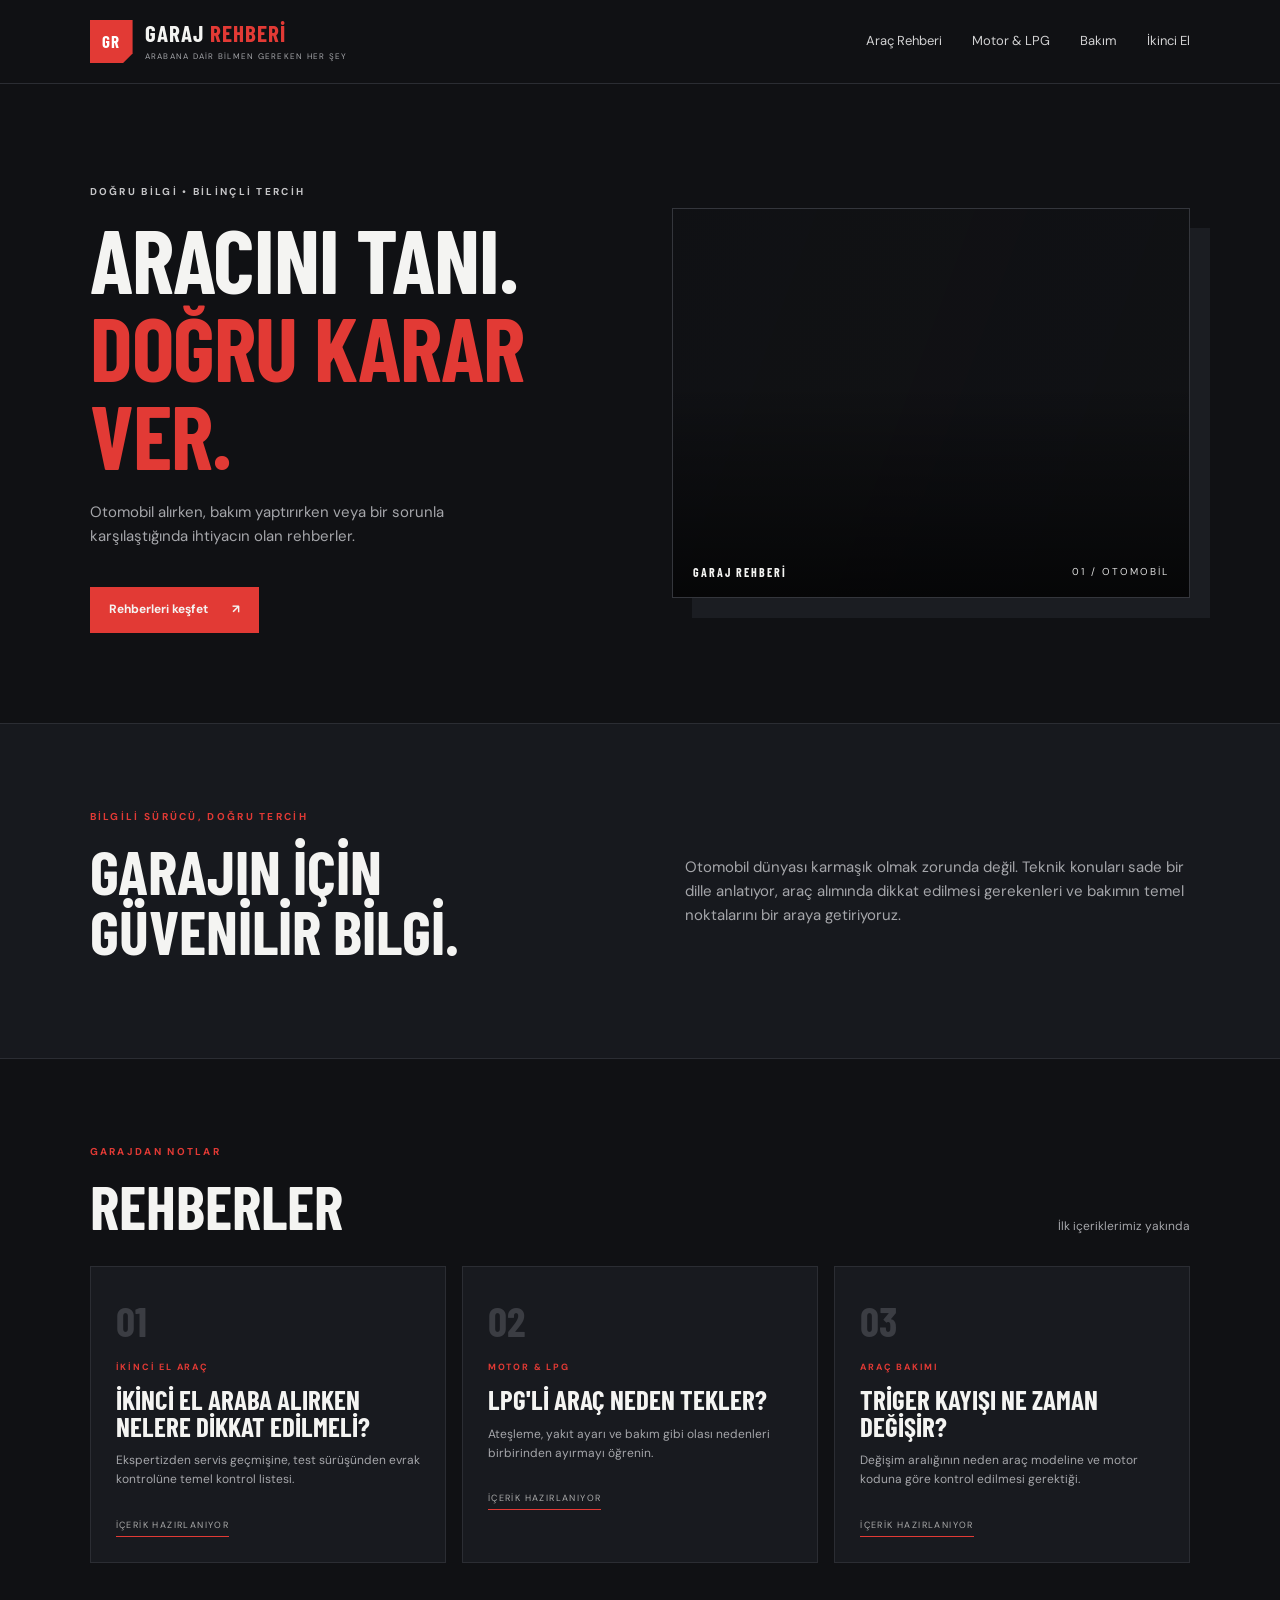
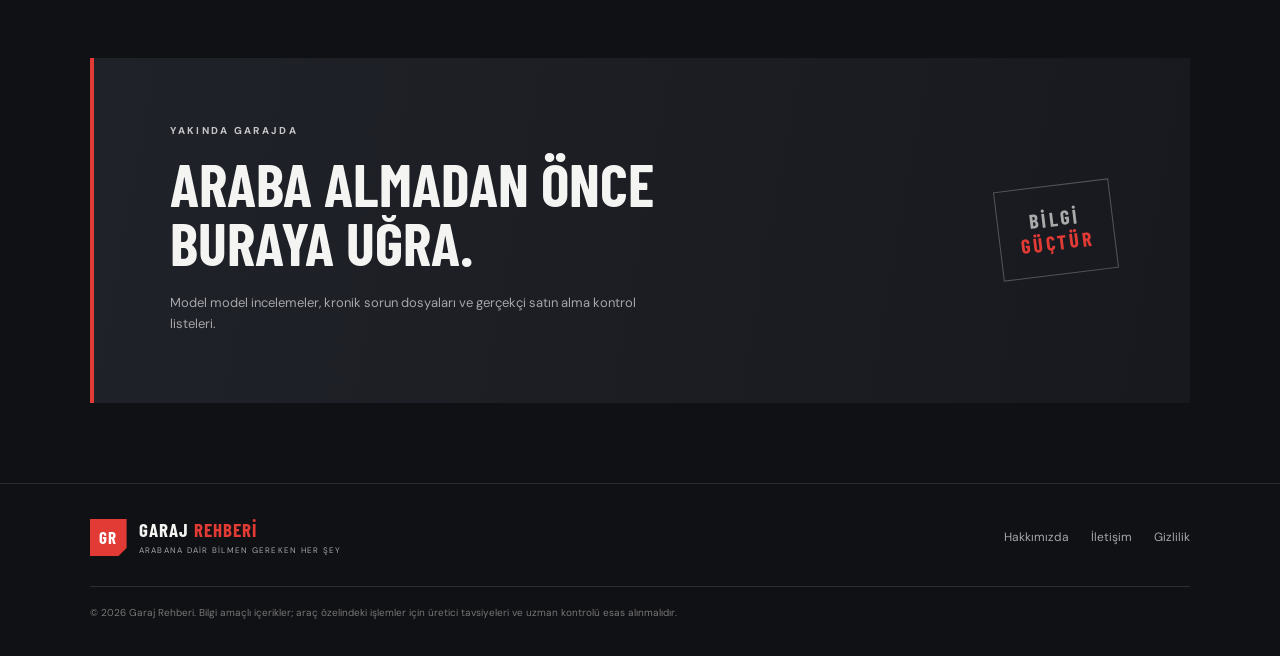
<file: index.html>
<!doctype html>
<html lang="tr">
<head>
  <meta name="google-site-verification" content="b4I67ABdUxcm-XVgX42QRxxshG8t8qSTZOhPBjcrasY" />
  <meta charset="utf-8">
  <meta name="viewport" content="width=device-width, initial-scale=1">
  <meta name="description" content="Garaj Rehberi: ikinci el otomobil alımı, kronik sorunlar, motor, LPG ve araç bakımı hakkında anlaşılır rehberler.">
  <meta name="theme-color" content="#101114">
  <title>Garaj Rehberi | Arabana dair bilmen gereken her şey</title>
  <link rel="stylesheet" href="styles.css">
</head><meta name="google-site-verification" content="b4I67ABdUxcm-XVgX42QRxxshG8t8qSTZOhPBjcrasY" />
<body>
  <header class="site-header">
    <a class="brand" href="index.html" aria-label="Garaj Rehberi ana sayfa">
      <span class="brand-mark">GR</span>
      <span>GARAJ <b>REHBERİ</b><small>ARABANA DAİR BİLMEN GEREKEN HER ŞEY</small></span>
    </a>
    <button class="menu-toggle" aria-label="Menüyü aç" aria-expanded="false">☰</button>
    <nav class="main-nav" aria-label="Ana menü">
      <a href="#arac-rehberi">Araç Rehberi</a><a href="#motor">Motor & LPG</a>
      <a href="#bakim">Bakım</a><a href="#ikinci-el">İkinci El</a>
    </nav>
  </header>

  <main>
    <section class="hero">
      <div class="hero-content">
        <p class="eyebrow">DOĞRU BİLGİ • BİLİNÇLİ TERCİH</p>
        <h1>Aracını tanı.<br><span>Doğru karar ver.</span></h1>
        <p>Otomobil alırken, bakım yaptırırken veya bir sorunla karşılaştığında ihtiyacın olan rehberler.</p>
        <a class="button" href="#son-yazilar">Rehberleri keşfet <span>↗</span></a>
      </div>
      <div class="hero-art" role="img" aria-label="Karanlık garajda sportif otomobil görsel alanı">
        <div class="art-label">GARAJ REHBERİ <span>01 / OTOMOBİL</span></div>
      </div>
    </section>

    <section class="section intro" id="arac-rehberi">
      <div><p class="eyebrow red">BİLGİLİ SÜRÜCÜ, DOĞRU TERCİH</p><h2>Garajın için<br>güvenilir bilgi.</h2></div>
      <p>Otomobil dünyası karmaşık olmak zorunda değil. Teknik konuları sade bir dille anlatıyor, araç alımında dikkat edilmesi gerekenleri ve bakımın temel noktalarını bir araya getiriyoruz.</p>
    </section>

    <section class="section" id="son-yazilar">
      <div class="section-heading"><div><p class="eyebrow red">GARAJDAN NOTLAR</p><h2>Rehberler</h2></div><span class="muted">İlk içeriklerimiz yakında</span></div>
      <div class="cards">
        <article class="article-card">
          <div class="card-number">01</div><p class="category">İKİNCİ EL ARAÇ</p>
          <h3>İkinci el araba alırken nelere dikkat edilmeli?</h3>
          <p>Ekspertizden servis geçmişine, test sürüşünden evrak kontrolüne temel kontrol listesi.</p>
          <span class="coming">İÇERİK HAZIRLANIYOR</span>
        </article>
        <article class="article-card" id="motor">
          <div class="card-number">02</div><p class="category">MOTOR & LPG</p>
          <h3>LPG'li araç neden tekler?</h3>
          <p>Ateşleme, yakıt ayarı ve bakım gibi olası nedenleri birbirinden ayırmayı öğrenin.</p>
          <span class="coming">İÇERİK HAZIRLANIYOR</span>
        </article>
        <article class="article-card" id="bakim">
          <div class="card-number">03</div><p class="category">ARAÇ BAKIMI</p>
          <h3>Triger kayışı ne zaman değişir?</h3>
          <p>Değişim aralığının neden araç modeline ve motor koduna göre kontrol edilmesi gerektiği.</p>
          <span class="coming">İÇERİK HAZIRLANIYOR</span>
        </article>
      </div>
    </section>

    <section class="feature" id="ikinci-el">
      <div><p class="eyebrow">YAKINDA GARAJDA</p><h2>Araba almadan önce<br>buraya uğra.</h2><p>Model model incelemeler, kronik sorun dosyaları ve gerçekçi satın alma kontrol listeleri.</p></div>
      <div class="feature-stamp">BİLGİ<br><b>GÜÇTÜR</b></div>
    </section>
  </main>

  <footer class="footer">
    <a class="brand footer-brand" href="index.html"><span class="brand-mark">GR</span><span>GARAJ <b>REHBERİ</b><small>ARABANA DAİR BİLMEN GEREKEN HER ŞEY</small></span></a>
    <div class="footer-links"><a href="hakkimizda.html">Hakkımızda</a><a href="iletisim.html">İletişim</a><a href="gizlilik.html">Gizlilik</a></div>
    <p>© 2026 Garaj Rehberi. Bilgi amaçlı içerikler; araç özelindeki işlemler için üretici tavsiyeleri ve uzman kontrolü esas alınmalıdır.</p>
  </footer>
  <script src="script.js"></script>
</body>
</html>
</file>
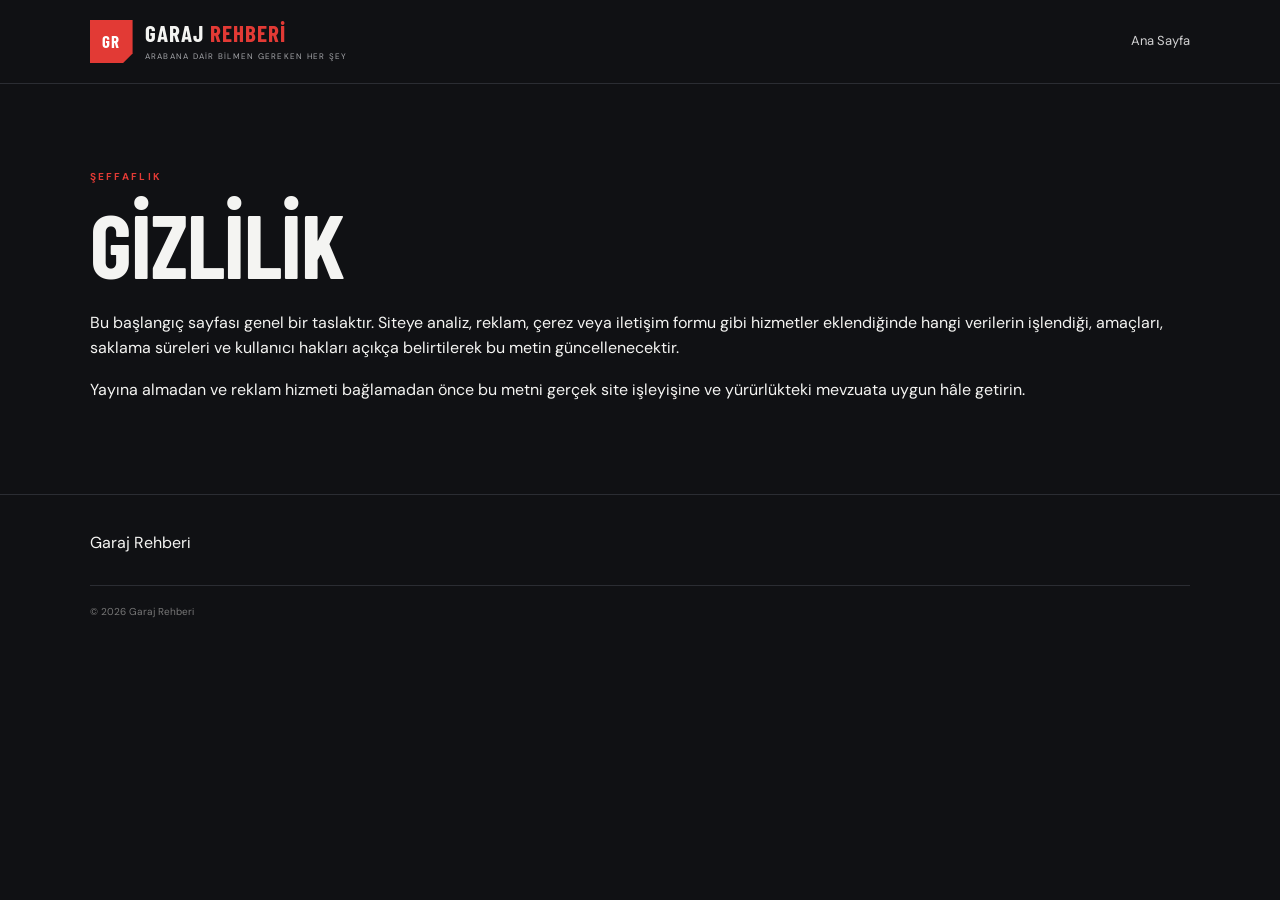
<file: gizlilik.html>
<!doctype html><html lang="tr"><head><meta charset="utf-8"><meta name="viewport" content="width=device-width,initial-scale=1"><title>Gizlilik | Garaj Rehberi</title><link rel="stylesheet" href="styles.css"></head><body><header class="site-header"><a class="brand" href="index.html"><span class="brand-mark">GR</span><span>GARAJ <b>REHBERİ</b><small>ARABANA DAİR BİLMEN GEREKEN HER ŞEY</small></span></a><nav class="main-nav"><a href="index.html">Ana Sayfa</a></nav></header><main class="section"><p class="eyebrow red">ŞEFFAFLIK</p><h1>Gizlilik</h1><p>Bu başlangıç sayfası genel bir taslaktır. Siteye analiz, reklam, çerez veya iletişim formu gibi hizmetler eklendiğinde hangi verilerin işlendiği, amaçları, saklama süreleri ve kullanıcı hakları açıkça belirtilerek bu metin güncellenecektir.</p><p>Yayına almadan ve reklam hizmeti bağlamadan önce bu metni gerçek site işleyişine ve yürürlükteki mevzuata uygun hâle getirin.</p></main><footer class="footer"><a href="index.html">Garaj Rehberi</a><p>© 2026 Garaj Rehberi</p></footer></body></html>
</file>
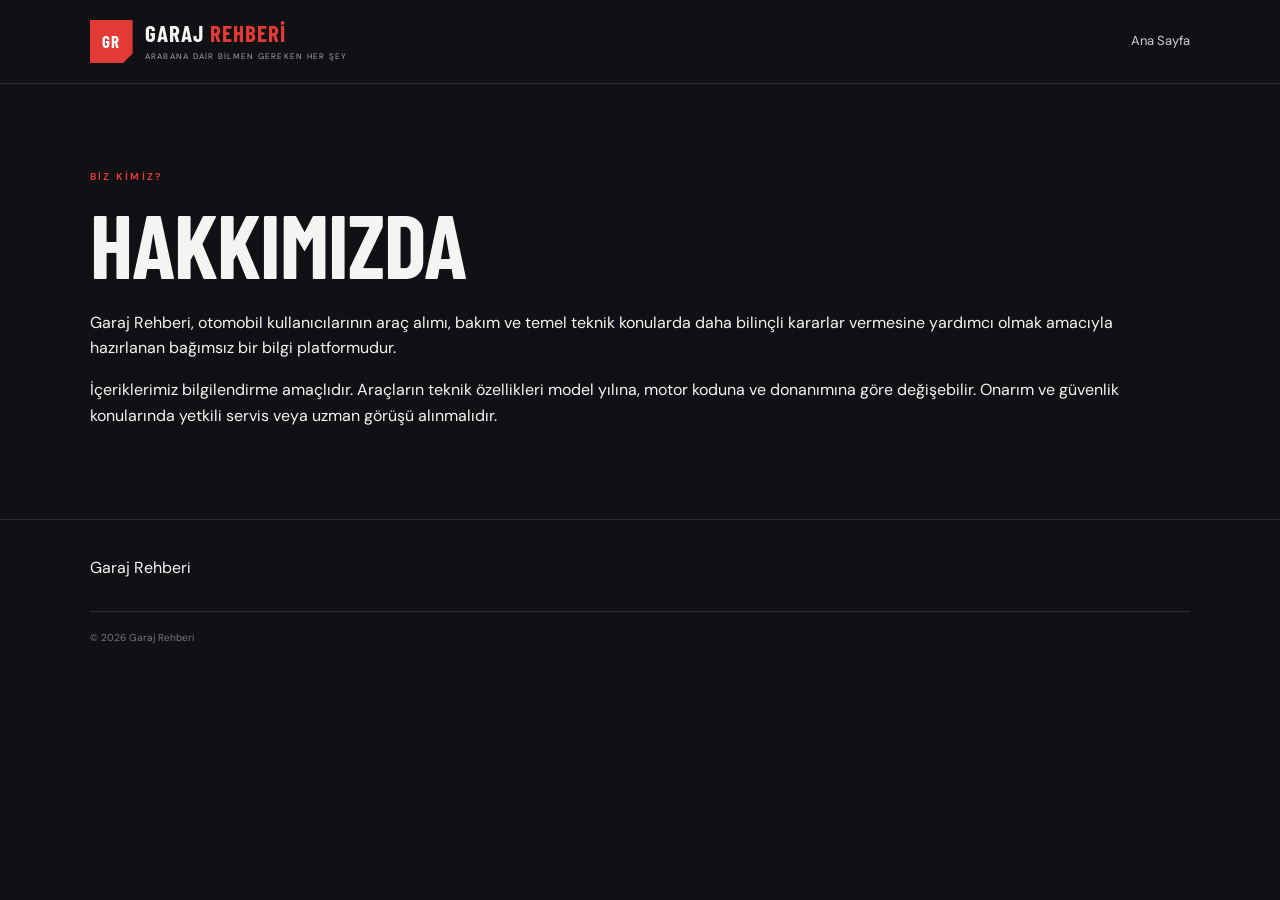
<file: hakkimizda.html>
<!doctype html><html lang="tr"><head><meta charset="utf-8"><meta name="viewport" content="width=device-width,initial-scale=1"><title>Hakkımızda | Garaj Rehberi</title><link rel="stylesheet" href="styles.css"></head><body><header class="site-header"><a class="brand" href="index.html"><span class="brand-mark">GR</span><span>GARAJ <b>REHBERİ</b><small>ARABANA DAİR BİLMEN GEREKEN HER ŞEY</small></span></a><nav class="main-nav"><a href="index.html">Ana Sayfa</a></nav></header><main class="section"><p class="eyebrow red">BİZ KİMİZ?</p><h1>Hakkımızda</h1><p>Garaj Rehberi, otomobil kullanıcılarının araç alımı, bakım ve temel teknik konularda daha bilinçli kararlar vermesine yardımcı olmak amacıyla hazırlanan bağımsız bir bilgi platformudur.</p><p>İçeriklerimiz bilgilendirme amaçlıdır. Araçların teknik özellikleri model yılına, motor koduna ve donanımına göre değişebilir. Onarım ve güvenlik konularında yetkili servis veya uzman görüşü alınmalıdır.</p></main><footer class="footer"><a href="index.html">Garaj Rehberi</a><p>© 2026 Garaj Rehberi</p></footer></body></html>
</file>
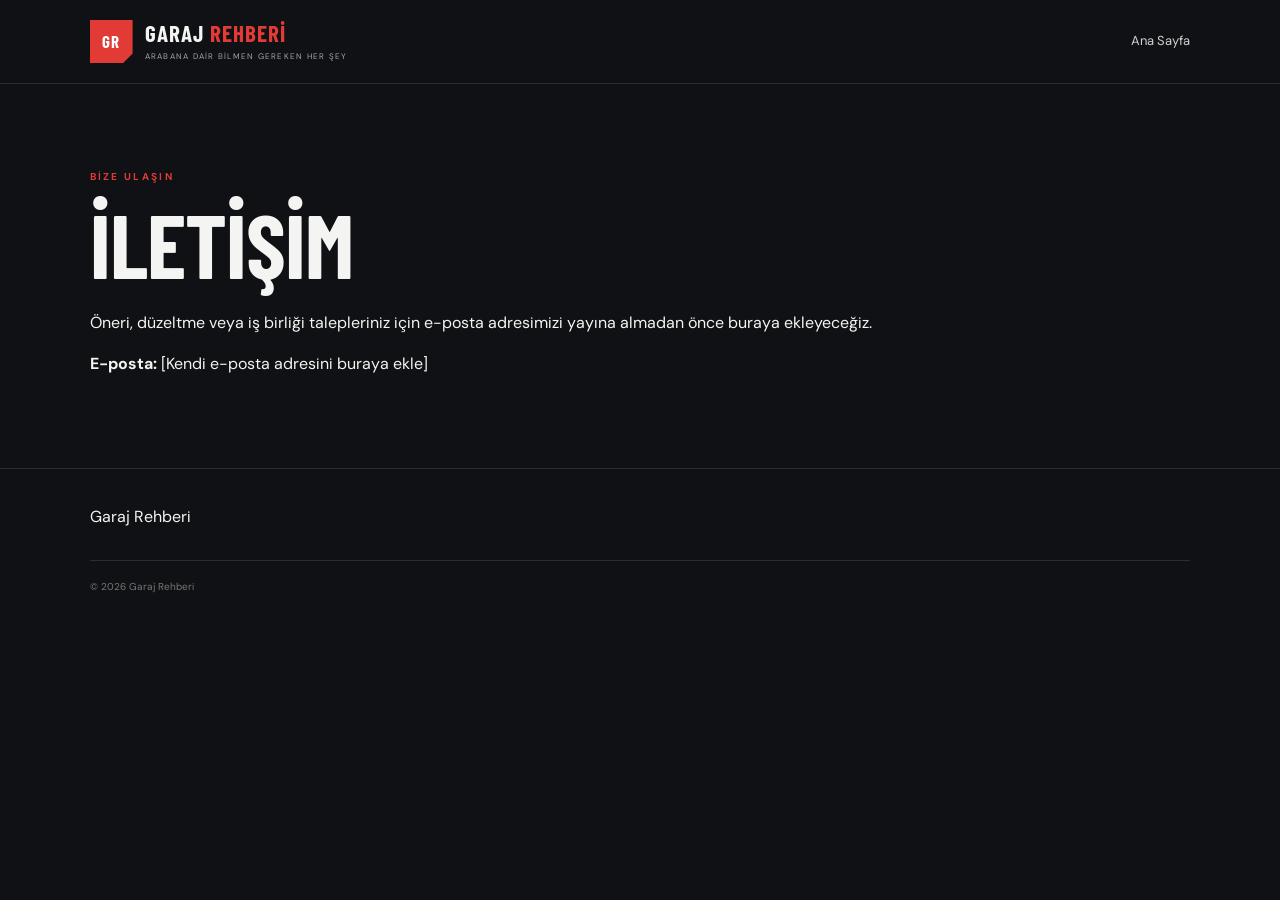
<file: iletisim.html>
<!doctype html><html lang="tr"><head><meta charset="utf-8"><meta name="viewport" content="width=device-width,initial-scale=1"><title>İletişim | Garaj Rehberi</title><link rel="stylesheet" href="styles.css"></head><body><header class="site-header"><a class="brand" href="index.html"><span class="brand-mark">GR</span><span>GARAJ <b>REHBERİ</b><small>ARABANA DAİR BİLMEN GEREKEN HER ŞEY</small></span></a><nav class="main-nav"><a href="index.html">Ana Sayfa</a></nav></header><main class="section"><p class="eyebrow red">BİZE ULAŞIN</p><h1>İletişim</h1><p>Öneri, düzeltme veya iş birliği talepleriniz için e-posta adresimizi yayına almadan önce buraya ekleyeceğiz.</p><p><b>E-posta:</b> [Kendi e-posta adresini buraya ekle]</p></main><footer class="footer"><a href="index.html">Garaj Rehberi</a><p>© 2026 Garaj Rehberi</p></footer></body></html>
</file>
<file: styles.css>
@import url('https://fonts.googleapis.com/css2?family=Barlow+Condensed:wght@500;600;700;800&family=DM+Sans:wght@400;500;600;700&display=swap');
:root{--bg:#101114;--panel:#181a1f;--text:#f4f4f2;--muted:#a5a6aa;--red:#e23a35;--line:#2b2d33}
*{box-sizing:border-box}html{scroll-behavior:smooth}body{margin:0;background:var(--bg);color:var(--text);font-family:'DM Sans',Arial,sans-serif;line-height:1.6}
a{color:inherit;text-decoration:none}.site-header{height:84px;padding:0 7vw;display:flex;align-items:center;justify-content:space-between;border-bottom:1px solid var(--line);background:#101114}
.brand{display:flex;align-items:center;gap:12px;font-family:'Barlow Condensed',sans-serif;font-size:23px;font-weight:700;letter-spacing:1px;line-height:1}.brand b{color:var(--red)}.brand small{display:block;font:8px 'DM Sans',sans-serif;color:var(--muted);letter-spacing:1.25px;margin-top:6px}.brand-mark{width:43px;height:43px;display:grid;place-items:center;background:var(--red);font-size:17px;color:white;clip-path:polygon(0 0,100% 0,100% 78%,78% 100%,0 100%)}
.main-nav{display:flex;gap:30px;font-size:13px;color:#d1d1d2}.main-nav a:hover,.footer a:hover{color:var(--red)}.menu-toggle{display:none;background:none;border:0;color:white;font-size:25px}
.hero{min-height:560px;padding:90px 7vw;display:grid;grid-template-columns:1fr 1fr;align-items:center;gap:5vw;overflow:hidden}.hero-content{max-width:570px}.eyebrow{font-size:10px;font-weight:700;letter-spacing:2.3px;color:#c6c6c8}.eyebrow.red{color:var(--red)}h1,h2,h3{font-family:'Barlow Condensed',Impact,sans-serif;text-transform:uppercase;line-height:.98;margin:15px 0 22px}h1{font-size:clamp(55px,7vw,94px);letter-spacing:-1px}h1 span{color:var(--red)}.hero-content>p:not(.eyebrow){max-width:440px;color:var(--muted);font-size:15px}.button{display:inline-flex;gap:24px;align-items:center;margin-top:24px;background:var(--red);padding:13px 19px;font-size:12px;font-weight:700}.button:hover{background:#c92e2a}.hero-art{height:390px;position:relative;background:linear-gradient(110deg,rgba(16,17,20,.1),rgba(16,17,20,.2)),url('https://images.unsplash.com/photo-1492144534655-ae79c964c9d7?auto=format&fit=crop&w=1400&q=85') center/cover;border:1px solid #34363c;box-shadow:20px 20px 0 #1b1d22}.hero-art:after{content:"";position:absolute;inset:0;background:linear-gradient(0deg,rgba(0,0,0,.65),transparent 55%)}.art-label{position:absolute;z-index:1;bottom:18px;left:20px;right:20px;font:700 12px 'Barlow Condensed';letter-spacing:2px}.art-label span{float:right;color:#ddd;font:10px 'DM Sans'}
.section{padding:75px 7vw}.intro{display:grid;grid-template-columns:1fr 1fr;gap:7vw;align-items:center;background:#17191e;border-top:1px solid var(--line);border-bottom:1px solid var(--line)}h2{font-size:clamp(40px,5vw,62px)}.intro>p{color:var(--muted);max-width:510px;font-size:15px}.section-heading{display:flex;align-items:end;justify-content:space-between;margin-bottom:30px}.section-heading h2{margin-bottom:0}.muted{color:var(--muted);font-size:12px}.cards{display:grid;grid-template-columns:repeat(3,1fr);gap:16px}.article-card{position:relative;background:var(--panel);padding:28px 25px 25px;min-height:270px;border:1px solid var(--line)}.card-number{font:700 42px 'Barlow Condensed';color:#3b3d43}.category{font-size:9px;letter-spacing:1.8px;color:var(--red);font-weight:700;margin-top:15px}.article-card h3{font-size:27px;margin:12px 0}.article-card>p:not(.category){font-size:12px;color:var(--muted)}.coming{display:inline-block;margin-top:16px;font-size:9px;letter-spacing:1.4px;color:#aaa;border-bottom:1px solid var(--red);padding-bottom:4px}
.feature{margin:20px 7vw 80px;padding:55px 6%;background:linear-gradient(100deg,#202229,#17191e);border-left:4px solid var(--red);display:flex;justify-content:space-between;align-items:center}.feature h2{font-size:clamp(38px,5vw,60px)}.feature p:not(.eyebrow){max-width:480px;color:var(--muted);font-size:13px}.feature-stamp{font:700 20px 'Barlow Condensed';letter-spacing:3px;text-align:center;border:1px solid #555;padding:20px;transform:rotate(-7deg);color:#aaa}.feature-stamp b{color:var(--red)}
.footer{padding:35px 7vw 25px;border-top:1px solid var(--line);display:grid;grid-template-columns:1fr auto;gap:20px}.footer-brand{font-size:19px}.footer-brand .brand-mark{width:37px;height:37px}.footer-links{display:flex;gap:22px;align-items:center;font-size:12px;color:var(--muted)}.footer>p{grid-column:1/-1;color:#777;font-size:10px;border-top:1px solid var(--line);padding-top:18px}
@media(max-width:760px){.site-header{height:72px;padding:0 5vw}.brand{font-size:20px}.menu-toggle{display:block}.main-nav{display:none;position:absolute;z-index:5;top:72px;left:0;right:0;padding:20px 6vw;background:#181a1f;flex-direction:column;gap:18px;border-bottom:1px solid var(--line)}.main-nav.open{display:flex}.hero{padding:65px 6vw;grid-template-columns:1fr;gap:40px}.hero-art{height:260px}.section{padding:55px 6vw}.intro{grid-template-columns:1fr;gap:5px}.cards{grid-template-columns:1fr}.article-card{min-height:220px}.section-heading{align-items:start;gap:10px;flex-direction:column}.feature{margin:10px 6vw 55px;padding:35px 7%;gap:15px}.feature-stamp{font-size:14px;padding:12px}.footer{padding:30px 6vw;grid-template-columns:1fr}.footer-links{flex-wrap:wrap}.footer>p{grid-column:auto}}
</file>
